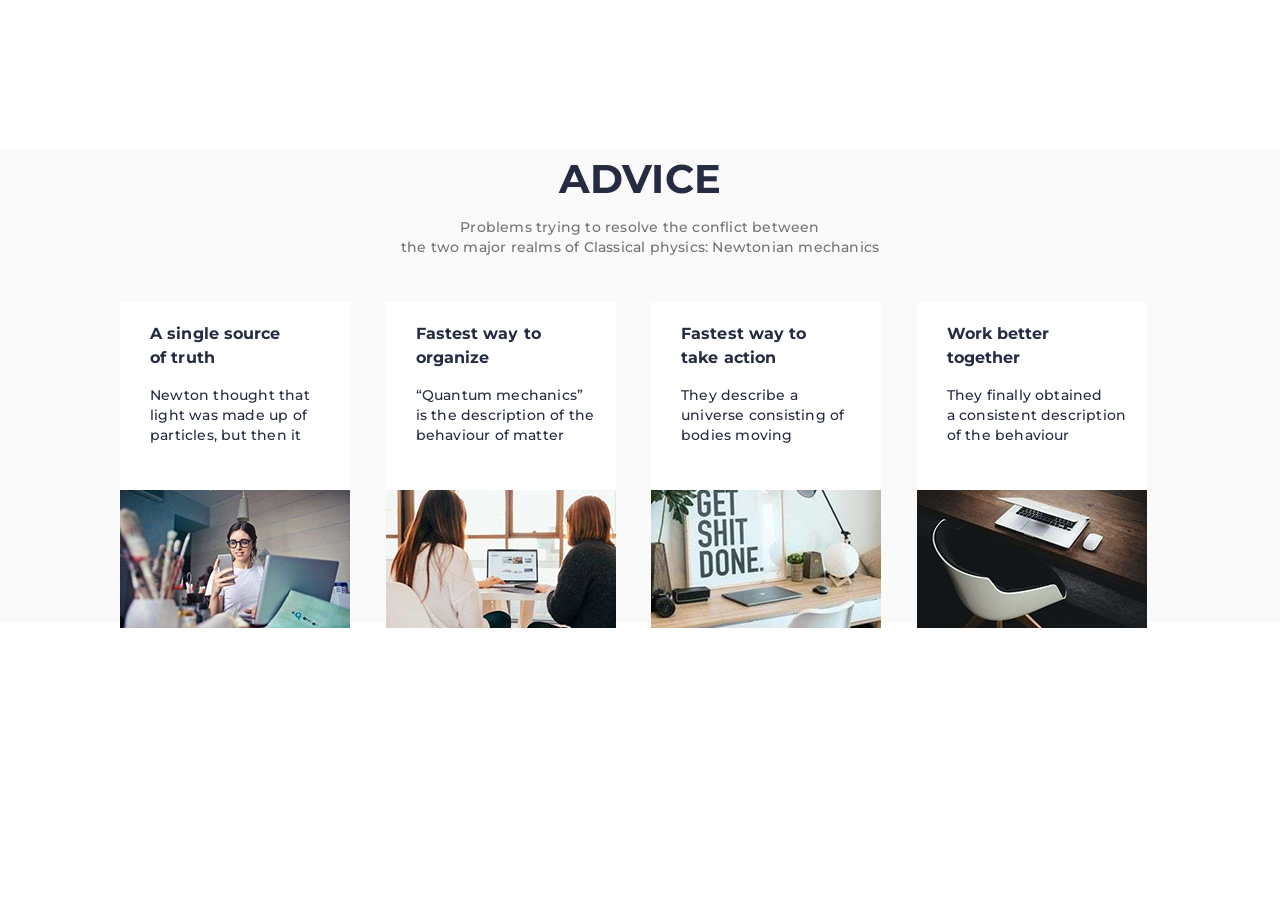
<file: behruz.html>
<!DOCTYPE html>
<html lang="en">

<head>
    <meta charset="UTF-8">
    <meta name="viewport" content="width=device-width, initial-scale=1.0">
    <title>Document</title>
    <link rel="stylesheet" href="./main.css">
    <link rel="preconnect" href="https://fonts.googleapis.com">
    <link rel="preconnect" href="https://fonts.gstatic.com" crossorigin>
    <link href="https://fonts.googleapis.com/css2?family=Montserrat:ital,wght@0,100..900;1,100..900&display=swap"
        rel="stylesheet">
</head>

<body>
    <main>
        <section class="section2">
            <div class="container">
                <h1>ADVICE</h1>
                <p>Problems trying to resolve the conflict between <br>the two major realms of Classical physics:
                    Newtonian mechanics </p>

                <div class="cards">
                    <div class="card">
                        <div class="info">

                            <h5>A single source <br> of truth</h5>

                            <p>Newton thought that <br>light was made up of <br>particles, but then it</p>
                        </div>

                        <img src="./Images/cover (7).png" alt="">
                    </div>
                    <div class="card">
                        <div class="info">

                            <h5>Fastest way to <br>organize</h5>

                            <p>“Quantum mechanics” <br>is the description of the <br>behaviour of matter</p>
                        </div>

                        <img src="./Images/cover (8).png" alt="">
                    </div>
                    <div class="card">
                        <div class="info">
                            <h5>Fastest way to <br>take action</h5>

                            <p>They describe a <br>universe consisting of <br>bodies moving</p>

                        </div>

                        <img src="./Images/cover (9).png" alt="">
                    </div>
                    <div class="card">
                        <div class="info">

                            <h5>Work better <br>together</h5>

                            <p>They finally obtained <br> a consistent description <br>of the behaviour </p>
                        </div>  

                        <img src="./Images/cover (10).png" alt="">
                    </div>
                </div>
            </div>
        </section>
    </main>
</body>

</html>
</file>
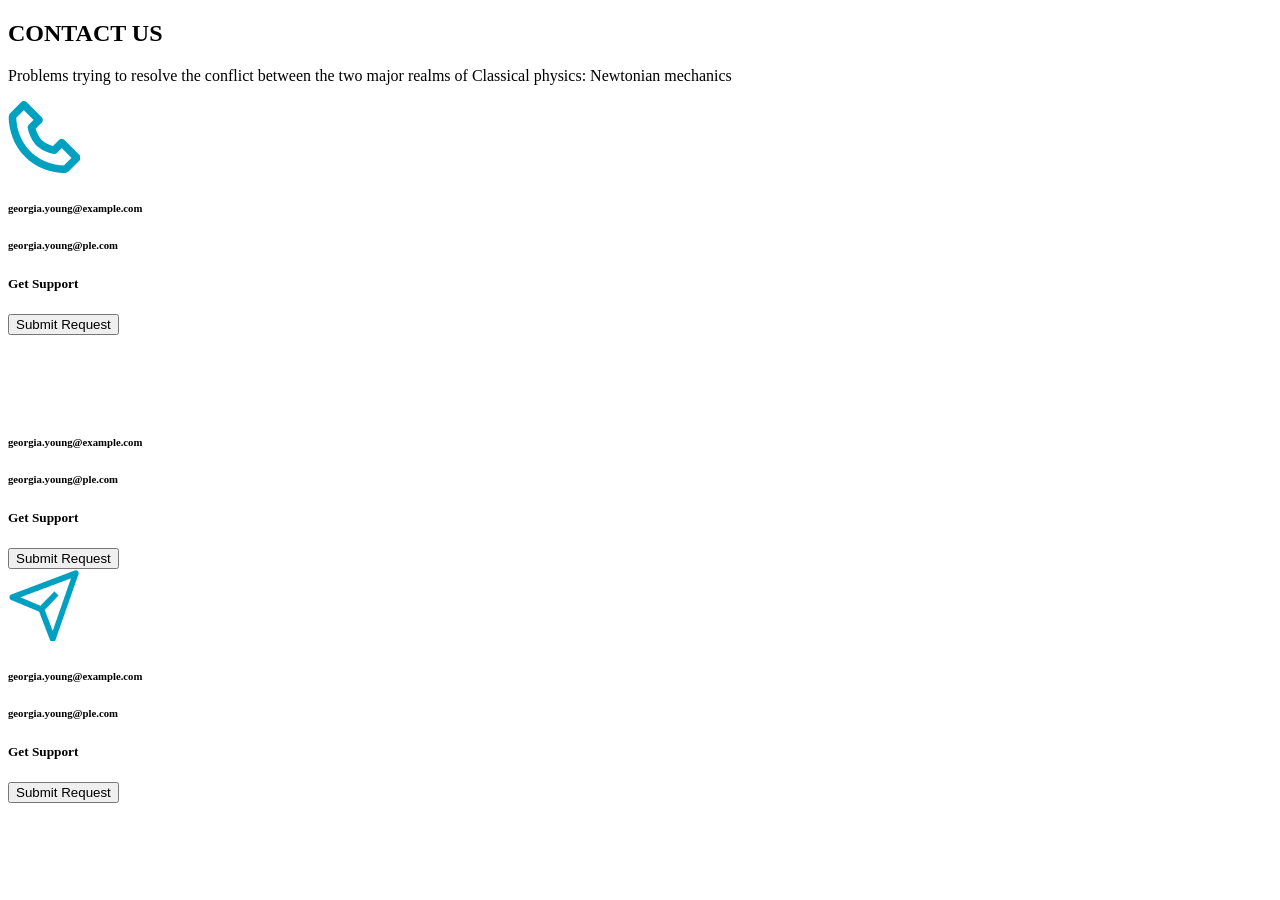
<file: diyor/diyor.html>
<!DOCTYPE html>
<html lang="en">
<head>
    <meta charset="UTF-8">
    <meta name="viewport" content="width=device-width, initial-scale=1.0">
    <title>Document</title>
    <link rel="stylesheet" href="./diyor.css">
</head>
<body>
    <main>
        <section>
            <div class="top">
                <h2>CONTACT US</h2>
                <p>Problems trying to resolve the conflict between
                    the two major realms of Classical physics: Newtonian mechanics </p>
            </div>
            <div class="cards">
                <div class="card">
                    <img src="./icn settings .icn-xl.png" alt="">
                    <h6>georgia.young@example.com</h6>
                    <h6>georgia.young@ple.com</h6>
                    <h5>Get Support</h5>
                    <button>Submit Request</button>
                </div>
                <div class="card2">
                    <img src="./icn settings .icn-xl (1).png" alt="">
                    <h6>georgia.young@example.com</h6>
                    <h6>georgia.young@ple.com</h6>
                    <h5>Get Support</h5>
                    <button>Submit Request</button>
                </div>
                <div class="card">
                    <img src="./icn settings .icn-xl (2).png" alt="">
                    <h6>georgia.young@example.com</h6>
                    <h6>georgia.young@ple.com</h6>
                    <h5>Get Support</h5>
                    <button>Submit Request</button>
                </div>
            </div>
        </section>
    </main>
</body>
</html>
</file>
<file: main.css>
* {
  margin: 0;
  padding: 0;
  box-sizing: border-box;
  list-style: none;
  text-decoration: none;
  font-family: "Montserrat", sans-serif;
}

.section2 {
  background-color: #FAFAFA;
}

.container {
  max-width: 1200px;
  width: 100%;
  margin: 0 auto;
  text-align: center;
}
.container h1 {
  font-weight: 700;
  font-size: 40px;
  line-height: 57px;
  letter-spacing: 0.2px;
  color: #252B42;
  margin-bottom: 10px;
  margin-top: 150px;
}
.container p {
  font-weight: 500;
  font-size: 14px;
  line-height: 20px;
  letter-spacing: 0.2px;
  text-align: center;
  color: #737373;
  margin-bottom: 45px;
}
.container .cards {
  text-align: center;
  display: flex;
  gap: 35.5px;
  margin-left: 80px;
}
.container .cards .card .info {
  background-color: white;
}
.container .cards .card .info h5 {
  text-align: start;
  font-weight: 700;
  font-size: 16px;
  line-height: 24px;
  letter-spacing: 0.1px;
  color: #252B42;
  margin-bottom: 15px;
  margin-left: 30px;
  margin-top: 20px;
}
.container .cards .card .info p {
  font-weight: 500;
  font-size: 14px;
  line-height: 20px;
  letter-spacing: 0.2px;
  color: #252B42;
  text-align: start;
  margin-left: 30px;
}
.container .cards .card {
  background-color: white;
  width: 230px;
  height: 321px;
}
.container .cards .card img {
  width: 230px;
  height: 138px;
}/*# sourceMappingURL=main1.css.map */
</file>
<file: diyor/diyor.css>
/* *{
    margin: 0;
    padding: 0;
    box-sizing: border-box;
    
} */
.section5{
    background-color: #F3F3F3;
    .top{
        display: flex;
        flex-direction: column;
        align-items: center;
        margin-bottom: 80px;
    }
    .top h2{
        color: #252B42;
        font-weight: 700;
        font-size: 40px;
        line-height: 57px;
        font-family: sans-serif;
        margin-top: 80px;
    }
    .top p{
        color: #737373;
        font-weight: 500;
        font-size: 14px;
        line-height: 20px;
        font-family: sans-serif;
        margin-top: 10px;
        width: 470px;
        text-align: center;
        height: 40px;
    }
    .cards{
        margin: 0 auto;
        justify-content: center ;
        align-items: center;
        width: 1050px;
        display: flex;
        justify-content: space-around;
        margin-top: 20px;
    }
    .card{
        display: flex;
        flex-direction: column;
        align-items: center;
        width: 328px;
        height: 333px;
        justify-content: center;
        padding: 50px;
        background-color: white;
        margin: 10px;
    
    }
    .card img{
        width: 72px;
        height: 72px;
        margin: 0 auto;
        margin-bottom: 15px;
    }
    .card h6{
        font-weight: 600;
        font-size: 14px;
        line-height: 24px;
        font-family: sans-serif;
        margin-bottom: 15px;
    }
    .card h5{
        font-weight: 700;
        font-size: 16px;
        line-height: 24px;
        font-family: sans-serif;
        margin-bottom: 15px;
    }
    .card button{
        width: 160px;
        height: 44px;
        border-radius: 5px;
        border: 1px solid #FFA62B;
        color: #FFA62B;
        padding: 10px 20px;
        gap: 10px;
        background-color: #FFFFFF;
        cursor: pointer;
    }
    
    .card2{
      display: flex;
        flex-direction: column;
        align-items: center;
        width: 328px;
        height: 333px;
        justify-content: center;
        padding: 50px;
        background-color: #252B42;
        margin: 10px;
    }
    .card2 img{
        width: 72px;
        height: 72px;
        margin: 0 auto;
        margin-bottom: 15px;
    }
    .card2 h6{
        font-weight: 600;
        font-size: 14px;
        line-height: 24px;
        font-family: sans-serif;
        margin-bottom: 15px;
        color: white;
    }
    .card2 h5{
        font-weight: 700;
        font-size: 16px;
        line-height: 24px;
        font-family: sans-serif;
        margin-bottom: 15px;
        color: white;
    }
    .card2 button{
        width: 160px;
        height: 44px;
        border-radius: 5px;
        border: 1px solid white;
        color: white;
        padding: 10px 20px;
        gap: 10px;
        background-color: #252B42;
        cursor: pointer;
    }
}
</file>
